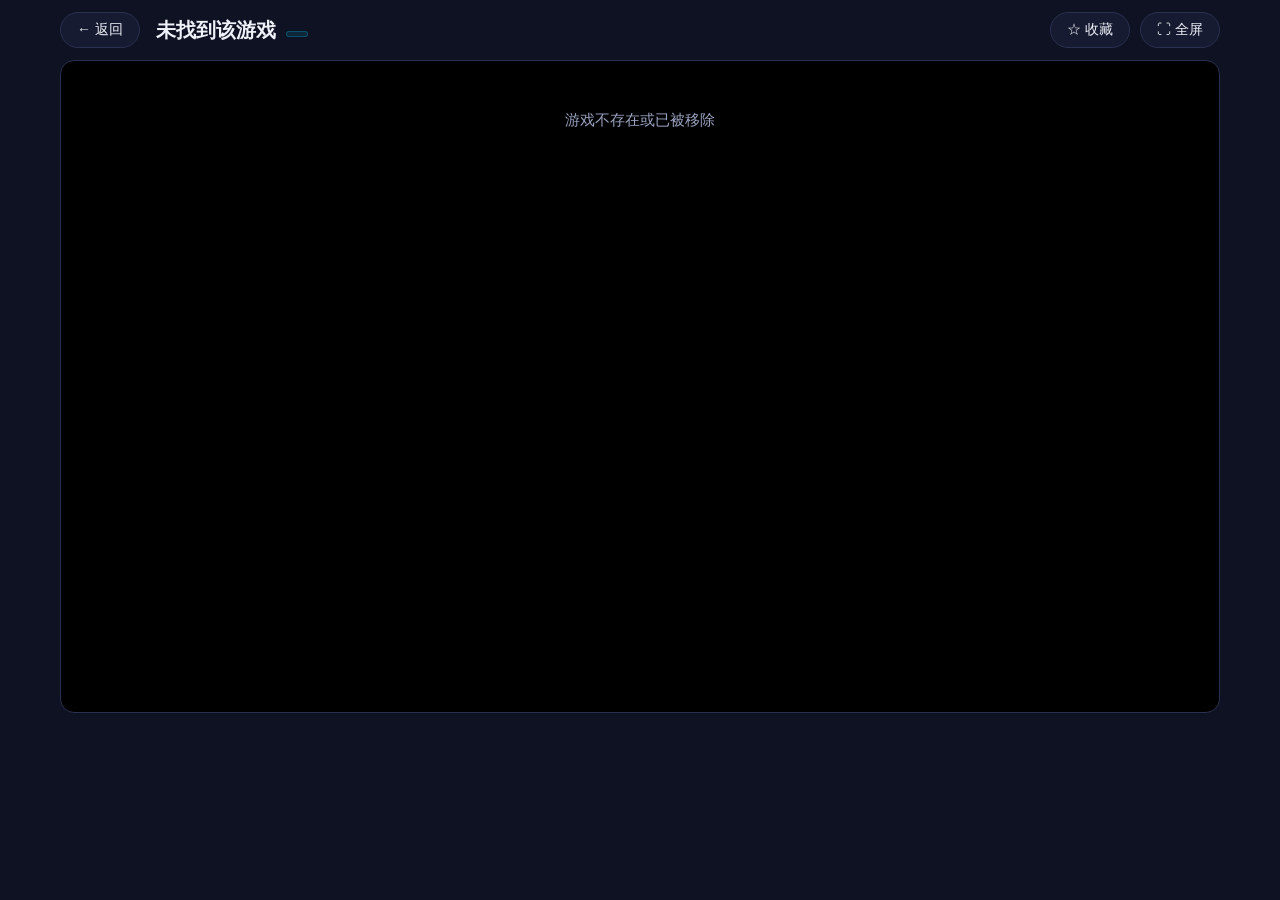
<file: play.html>
<!DOCTYPE html>
<html lang="zh-CN">
<head>
  <meta charset="UTF-8" />
  <meta name="viewport" content="width=device-width, initial-scale=1.0" />
  <title>游戏 · 游戏乐园</title>
  <link rel="stylesheet" href="css/style.css" />
</head>
<body>

  <!-- 播放页顶部工具条 -->
  <header class="play-bar" id="playBar">
    <button class="bar-btn" id="backBtn">← 返回</button>
    <div class="play-title">
      <span id="gameTitle">游戏</span>
      <span class="game-tag" id="gameTag"></span>
    </div>
    <div class="play-actions">
      <button class="bar-btn" id="favBtn">☆ 收藏</button>
      <button class="bar-btn" id="fullBtn">⛶ 全屏</button>
    </div>
  </header>

  <!-- 退出全屏恢复提示 -->
  <div class="fs-exit-toast hidden" id="exitToast">已退出全屏，回到浏览模式</div>

  <!-- 游戏播放区域（横屏沉浸） -->
  <main class="play-main" id="playMain">
    <div class="player" id="playerBox"></div>
  </main>

  <script src="data/games.js"></script>
  <script src="js/play.js"></script>
</body>
</html>
</file>
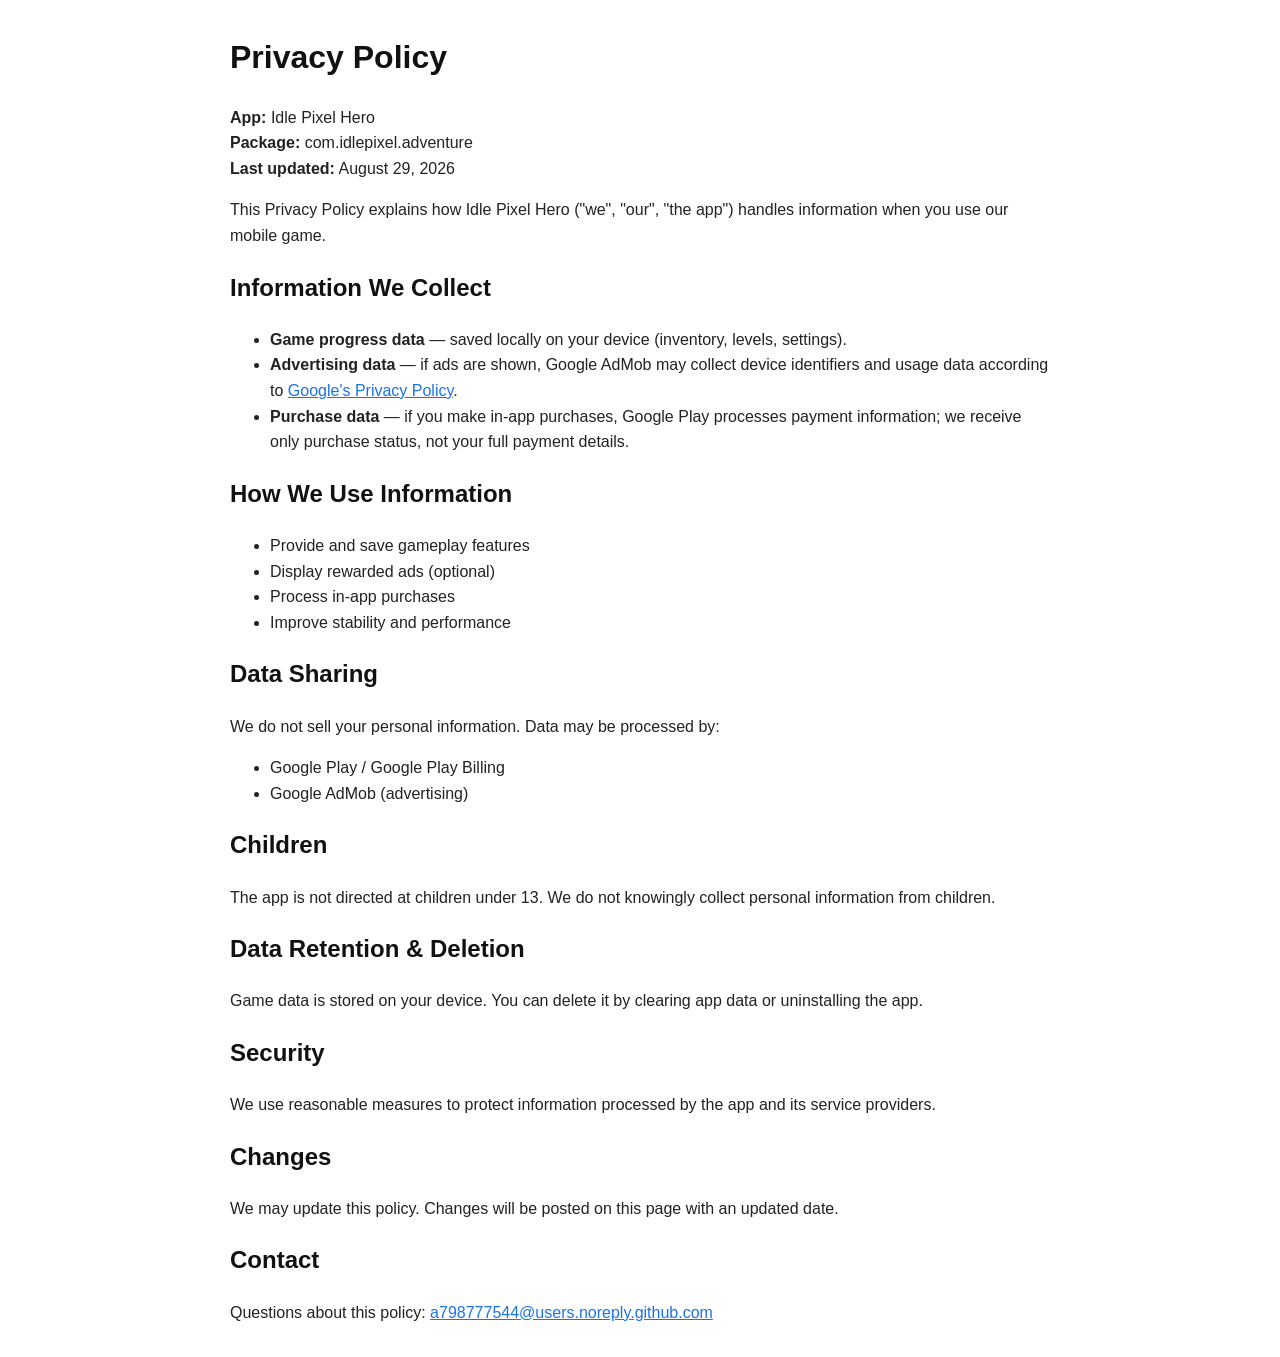
<file: privacy-idle-pixel-hero.html>
<!DOCTYPE html>
<html lang="en">
<head>
  <meta charset="UTF-8" />
  <meta name="viewport" content="width=device-width, initial-scale=1" />
  <title>Privacy Policy — Idle Pixel Hero</title>
  <style>
    body { font-family: Arial, sans-serif; max-width: 820px; margin: 2rem auto; padding: 0 1rem; line-height: 1.6; color: #222; }
    h1, h2 { color: #111; }
    a { color: #1a73e8; }
  </style>
</head>
<body>
  <h1>Privacy Policy</h1>
  <p><strong>App:</strong> Idle Pixel Hero<br />
     <strong>Package:</strong> com.idlepixel.adventure<br />
     <strong>Last updated:</strong> August 29, 2026</p>

  <p>This Privacy Policy explains how Idle Pixel Hero ("we", "our", "the app") handles information when you use our mobile game.</p>

  <h2>Information We Collect</h2>
  <ul>
    <li><strong>Game progress data</strong> — saved locally on your device (inventory, levels, settings).</li>
    <li><strong>Advertising data</strong> — if ads are shown, Google AdMob may collect device identifiers and usage data according to <a href="https://policies.google.com/privacy">Google's Privacy Policy</a>.</li>
    <li><strong>Purchase data</strong> — if you make in-app purchases, Google Play processes payment information; we receive only purchase status, not your full payment details.</li>
  </ul>

  <h2>How We Use Information</h2>
  <ul>
    <li>Provide and save gameplay features</li>
    <li>Display rewarded ads (optional)</li>
    <li>Process in-app purchases</li>
    <li>Improve stability and performance</li>
  </ul>

  <h2>Data Sharing</h2>
  <p>We do not sell your personal information. Data may be processed by:</p>
  <ul>
    <li>Google Play / Google Play Billing</li>
    <li>Google AdMob (advertising)</li>
  </ul>

  <h2>Children</h2>
  <p>The app is not directed at children under 13. We do not knowingly collect personal information from children.</p>

  <h2>Data Retention &amp; Deletion</h2>
  <p>Game data is stored on your device. You can delete it by clearing app data or uninstalling the app.</p>

  <h2>Security</h2>
  <p>We use reasonable measures to protect information processed by the app and its service providers.</p>

  <h2>Changes</h2>
  <p>We may update this policy. Changes will be posted on this page with an updated date.</p>

  <h2>Contact</h2>
  <p>Questions about this policy: <a href="mailto:a798777544@users.noreply.github.com">a798777544@users.noreply.github.com</a></p>
</body>
</html>
</file>
<file: css/style.css>
/* ============================================================
 * 全局样式 style.css —— 游戏乐园横屏游戏网站
 * ============================================================ */

:root {
  --bg: #0f1222;
  --bg-soft: #171b31;
  --card: #1b2038;
  --card-hover: #232a49;
  --border: #2a304f;
  --text: #eef1f8;
  --text-dim: #9aa3c0;
  --accent: #7c5cff;
  --accent2: #00d4ff;
  --grad: linear-gradient(135deg, #7c5cff 0%, #00d4ff 100%);
  --radius: 14px;
}

* {
  box-sizing: border-box;
  margin: 0;
  padding: 0;
}

html, body {
  background: var(--bg);
  color: var(--text);
  font-family: "Microsoft YaHei", "PingFang SC", Arial, sans-serif;
}

a {
  color: inherit;
  text-decoration: none;
}

/* ---------- 顶部导航 ---------- */
.site-header {
  background: rgba(15, 18, 34, 0.85);
  backdrop-filter: blur(8px);
  border-bottom: 1px solid var(--border);
  position: sticky;
  top: 0;
  z-index: 20;
}

.header-inner {
  max-width: 1200px;
  margin: 0 auto;
  padding: 14px 20px;
  display: flex;
  align-items: center;
  gap: 24px;
}

.logo {
  font-size: 24px;
  font-weight: 800;
  background: var(--grad);
  -webkit-background-clip: text;
  background-clip: text;
  -webkit-text-fill-color: transparent;
  white-space: nowrap;
  letter-spacing: 1px;
}

.logo-sub {
  font-size: 12px;
  color: var(--text-dim);
  font-weight: 400;
  display: block;
  margin-top: 2px;
  letter-spacing: 2px;
}

.search-box {
  flex: 1;
  max-width: 480px;
  margin-left: auto;
}

.search-box input {
  width: 100%;
  padding: 10px 16px;
  border-radius: 999px;
  border: 1px solid var(--border);
  background: var(--bg-soft);
  color: var(--text);
  font-size: 14px;
  outline: none;
  transition: border-color 0.2s, box-shadow 0.2s;
}

.search-box input:focus {
  border-color: var(--accent);
  box-shadow: 0 0 0 3px rgba(124, 92, 255, 0.2);
}

.search-box input::placeholder {
  color: var(--text-dim);
}

/* ---------- 分类导航 ---------- */
.category-nav {
  max-width: 1200px;
  margin: 0 auto;
  padding: 14px 20px 0;
  display: flex;
  flex-wrap: wrap;
  gap: 10px;
}

.cat-btn {
  padding: 7px 18px;
  border-radius: 999px;
  border: 1px solid var(--border);
  background: var(--bg-soft);
  color: var(--text-dim);
  font-size: 14px;
  cursor: pointer;
  transition: all 0.2s;
}

.cat-btn:hover {
  color: var(--text);
  border-color: var(--accent2);
}

.cat-btn.active {
  background: var(--grad);
  color: #fff;
  border-color: transparent;
  font-weight: 600;
}

/* ---------- 主体 ---------- */
main {
  max-width: 1200px;
  margin: 0 auto;
  padding: 20px;
}

.section {
  margin-bottom: 30px;
}

.section-title {
  font-size: 20px;
  font-weight: 700;
  display: flex;
  align-items: center;
  gap: 8px;
  margin-bottom: 14px;
}

.section-title::before {
  content: "";
  width: 5px;
  height: 20px;
  border-radius: 3px;
  background: var(--grad);
}

/* 横向滚动条（最近玩过 / 收藏） */
.scroll-row {
  display: flex;
  gap: 16px;
  overflow-x: auto;
  padding-bottom: 8px;
  scroll-snap-type: x mandatory;
}

.scroll-row .game-card {
  flex: 0 0 190px;
  scroll-snap-align: start;
}

/* 全部游戏 网格 */
.game-grid {
  display: grid;
  grid-template-columns: repeat(auto-fill, minmax(200px, 1fr));
  gap: 18px;
}

/* ---------- 游戏卡片 ---------- */
.game-card {
  background: var(--card);
  border: 1px solid var(--border);
  border-radius: var(--radius);
  overflow: hidden;
  cursor: pointer;
  position: relative;
  transition: transform 0.2s, box-shadow 0.2s, border-color 0.2s;
}

.game-card:hover {
  transform: translateY(-5px);
  border-color: var(--accent2);
  box-shadow: 0 10px 24px rgba(0, 0, 0, 0.4);
}

.game-cover {
  width: 100%;
  aspect-ratio: 16 / 10;
  object-fit: cover;
  display: block;
  background: var(--bg-soft);
}

.game-info {
  padding: 12px 14px 14px;
}

.game-title {
  font-size: 15px;
  font-weight: 600;
  overflow: hidden;
  text-overflow: ellipsis;
  white-space: nowrap;
}

.game-desc {
  font-size: 12px;
  color: var(--text-dim);
  margin-top: 4px;
  display: -webkit-box;
  -webkit-line-clamp: 2;
  -webkit-box-orient: vertical;
  overflow: hidden;
}

.game-tag {
  display: inline-block;
  margin-top: 8px;
  padding: 2px 10px;
  font-size: 12px;
  color: var(--accent2);
  background: rgba(0, 212, 255, 0.1);
  border: 1px solid rgba(0, 212, 255, 0.25);
  border-radius: 999px;
}

/* 收藏按钮 */
.fav-btn {
  position: absolute;
  top: 10px;
  right: 10px;
  width: 34px;
  height: 34px;
  border-radius: 50%;
  border: 1px solid var(--border);
  background: rgba(15, 18, 34, 0.7);
  color: var(--text-dim);
  font-size: 18px;
  display: flex;
  align-items: center;
  justify-content: center;
  cursor: pointer;
  z-index: 5;
  transition: all 0.2s;
}

.fav-btn:hover {
  color: #ffd166;
  border-color: #ffd166;
}

.fav-btn.faved {
  color: #ffd166;
  background: rgba(255, 209, 102, 0.15);
  border-color: #ffd166;
}

/* 空状态 */
.empty {
  text-align: center;
  color: var(--text-dim);
  padding: 50px 0;
  font-size: 15px;
}

.hidden {
  display: none;
}

/* ---------- 游戏播放页 ---------- */
.play-bar {
  max-width: 1200px;
  margin: 0 auto;
  padding: 12px 20px;
  display: flex;
  align-items: center;
  gap: 16px;
  transition: opacity 0.3s, transform 0.3s;
}

.play-bar.bar-hidden {
  opacity: 0;
  transform: translateY(-20px);
  pointer-events: none;
}

.play-title {
  flex: 1;
  display: flex;
  align-items: center;
  gap: 10px;
  font-size: 20px;
  font-weight: 700;
  min-width: 0;
}

.play-title #gameTitle {
  overflow: hidden;
  text-overflow: ellipsis;
  white-space: nowrap;
}

.play-actions {
  display: flex;
  gap: 10px;
}

.bar-btn {
  padding: 8px 16px;
  border-radius: 999px;
  border: 1px solid var(--border);
  background: var(--bg-soft);
  color: var(--text);
  font-size: 14px;
  cursor: pointer;
  transition: all 0.2s;
  white-space: nowrap;
}

.bar-btn:hover {
  border-color: var(--accent2);
  background: var(--card-hover);
}

.bar-btn.fayed {
  color: #ffd166;
  border-color: #ffd166;
}

.play-main {
  padding: 0 20px 30px;
}

.player {
  position: relative;
  width: 100%;
  aspect-ratio: 16 / 9;
  background: #000;
  border-radius: var(--radius);
  overflow: hidden;
  border: 1px solid var(--border);
}

.game-frame {
  width: 100%;
  height: 100%;
  border: 0;
  display: block;
}

/* 尚未接入 Playgama 时的占位提示 */
.placeholder {
  position: absolute;
  inset: 0;
  display: flex;
  flex-direction: column;
  align-items: center;
  justify-content: center;
  gap: 12px;
  text-align: center;
  color: var(--text-dim);
  padding: 20px;
  background: radial-gradient(circle at 50% 40%, #1b2038 0%, #0f1222 100%);
}

.placeholder .ph-big {
  font-size: 26px;
  font-weight: 700;
  color: var(--accent2);
}

.placeholder code {
  background: rgba(124, 92, 255, 0.15);
  color: var(--accent2);
  padding: 2px 6px;
  border-radius: 6px;
}

/* 退出全屏提示 toast */
.fs-exit-toast {
  position: fixed;
  bottom: 40px;
  left: 50%;
  transform: translateX(-50%);
  background: rgba(27, 32, 56, 0.95);
  border: 1px solid var(--border);
  color: var(--text);
  padding: 10px 24px;
  border-radius: 999px;
  font-size: 13px;
  z-index: 60;
  animation: toastIn 0.3s ease, toastOut 0.3s ease 2s forwards;
  backdrop-filter: blur(6px);
}

@keyframes toastIn  { from { opacity: 0; transform: translateX(-50%) translateY(20px); } to { opacity: 1; transform: translateX(-50%) translateY(0); } }
@keyframes toastOut { to   { opacity: 0; transform: translateX(-50%) translateY(20px); } }

/* 全屏时播放器占满视口 */
.play-main.fullscreen-mode {
  padding: 0;
  position: fixed;
  inset: 0;
  z-index: 40;
  background: #000;
}

.play-main.fullscreen-mode .player {
  border-radius: 0;
  border: none;
  aspect-ratio: auto;
  width: 100%;
  height: 100%;
}

/* ---------- 底部 ---------- */
.site-footer {
  text-align: center;
  color: var(--text-dim);
  font-size: 13px;
  padding: 30px 20px 40px;
  border-top: 1px solid var(--border);
}
</file>
